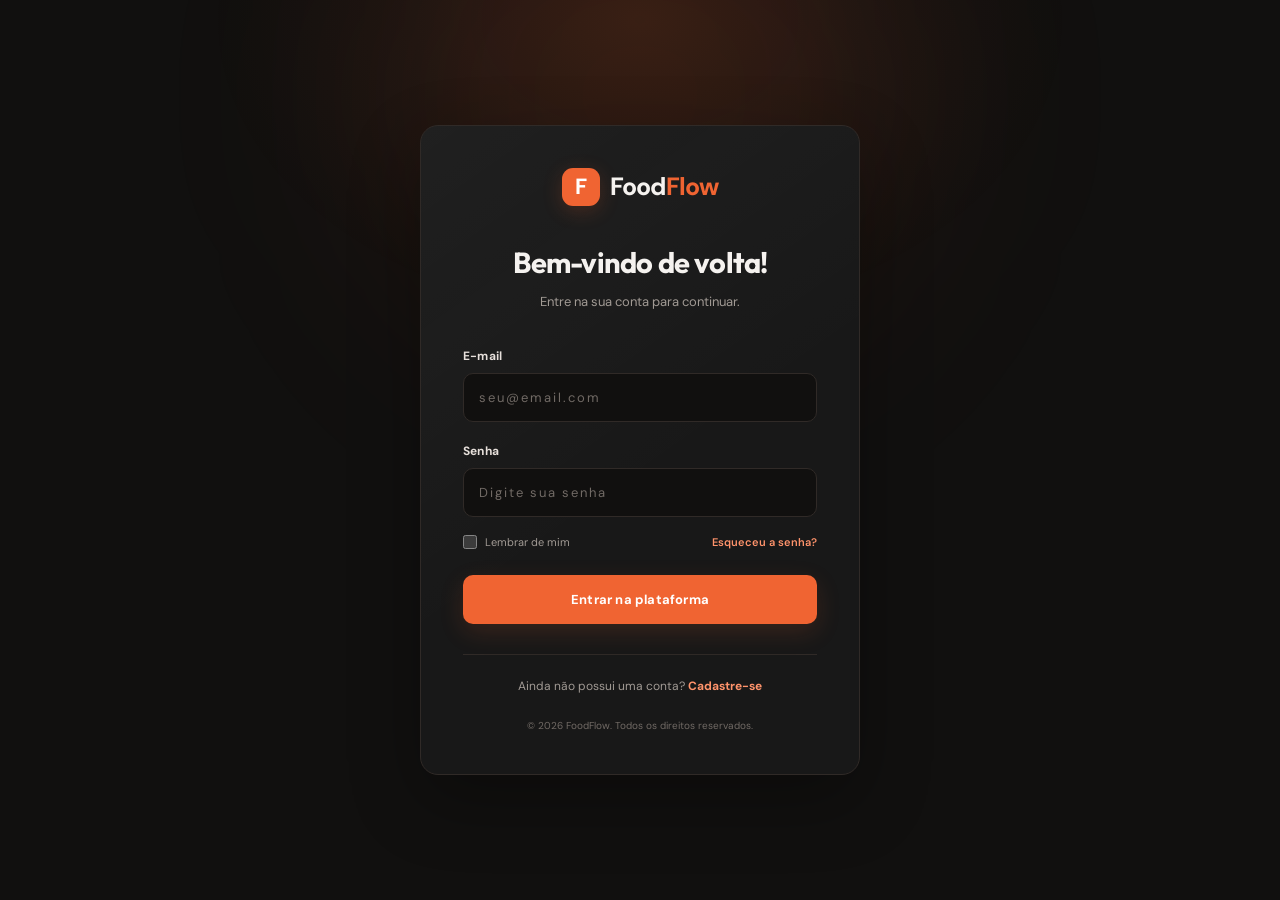
<file: FoodFlow/index.html>
<!doctype html>
<html lang="pt-BR">
  <head>
    <meta charset="UTF-8" />
    <meta name="viewport" content="width=device-width, initial-scale=1.0" />
    <title>FoodFlow | Login</title>

    <link
      rel="shortcut icon"
      href="./src/imgs/fork-knife.svg"
      type="image/x-icon"
    />

    <link rel="stylesheet" href="./src/styles/index.css" />
    <script type="module" src="./src/js/index.js"></script>
  </head>
  <body>
    <main class="login-container">
      <section class="login-card">
        <header class="login-header">
          <a href="#" class="logo">
            <span class="logo-icon">F</span>
            <span>Food<span>Flow</span></span>
          </a>

          <h1 id="login-title">Bem-vindo de volta!</h1>
          <p>Entre na sua conta para continuar.</p>
        </header>

        <form id="login-form">
          <section class="form-group">
            <label for="email">E-mail</label>
            <input
              type="email"
              id="email"
              name="email"
              placeholder="seu@email.com"
              autocomplete="email"
              required
            />
          </section>

          <section class="form-group">
            <label for="password">Senha</label>
            <input
              type="password"
              id="password"
              name="password"
              placeholder="Digite sua senha"
              autocomplete="current-password"
              required
            />
          </section>

          <section class="form-options">
            <label class="remember">
              <input type="checkbox" name="remember" />
              <span>Lembrar de mim</span>
            </label>

            <a href="#" class="forgot-password"> Esqueceu a senha? </a>
          </section>

          <button type="submit" class="login-button">
            Entrar na plataforma
          </button>
        </form>

        <footer class="login-footer">
          <p>
            Ainda não possui uma conta?
            <a href="#">Cadastre-se</a>
          </p>
          <span>© 2026 FoodFlow. Todos os direitos reservados.</span>
        </footer>
      </section>
    </main>
  </body>
</html>
</file>
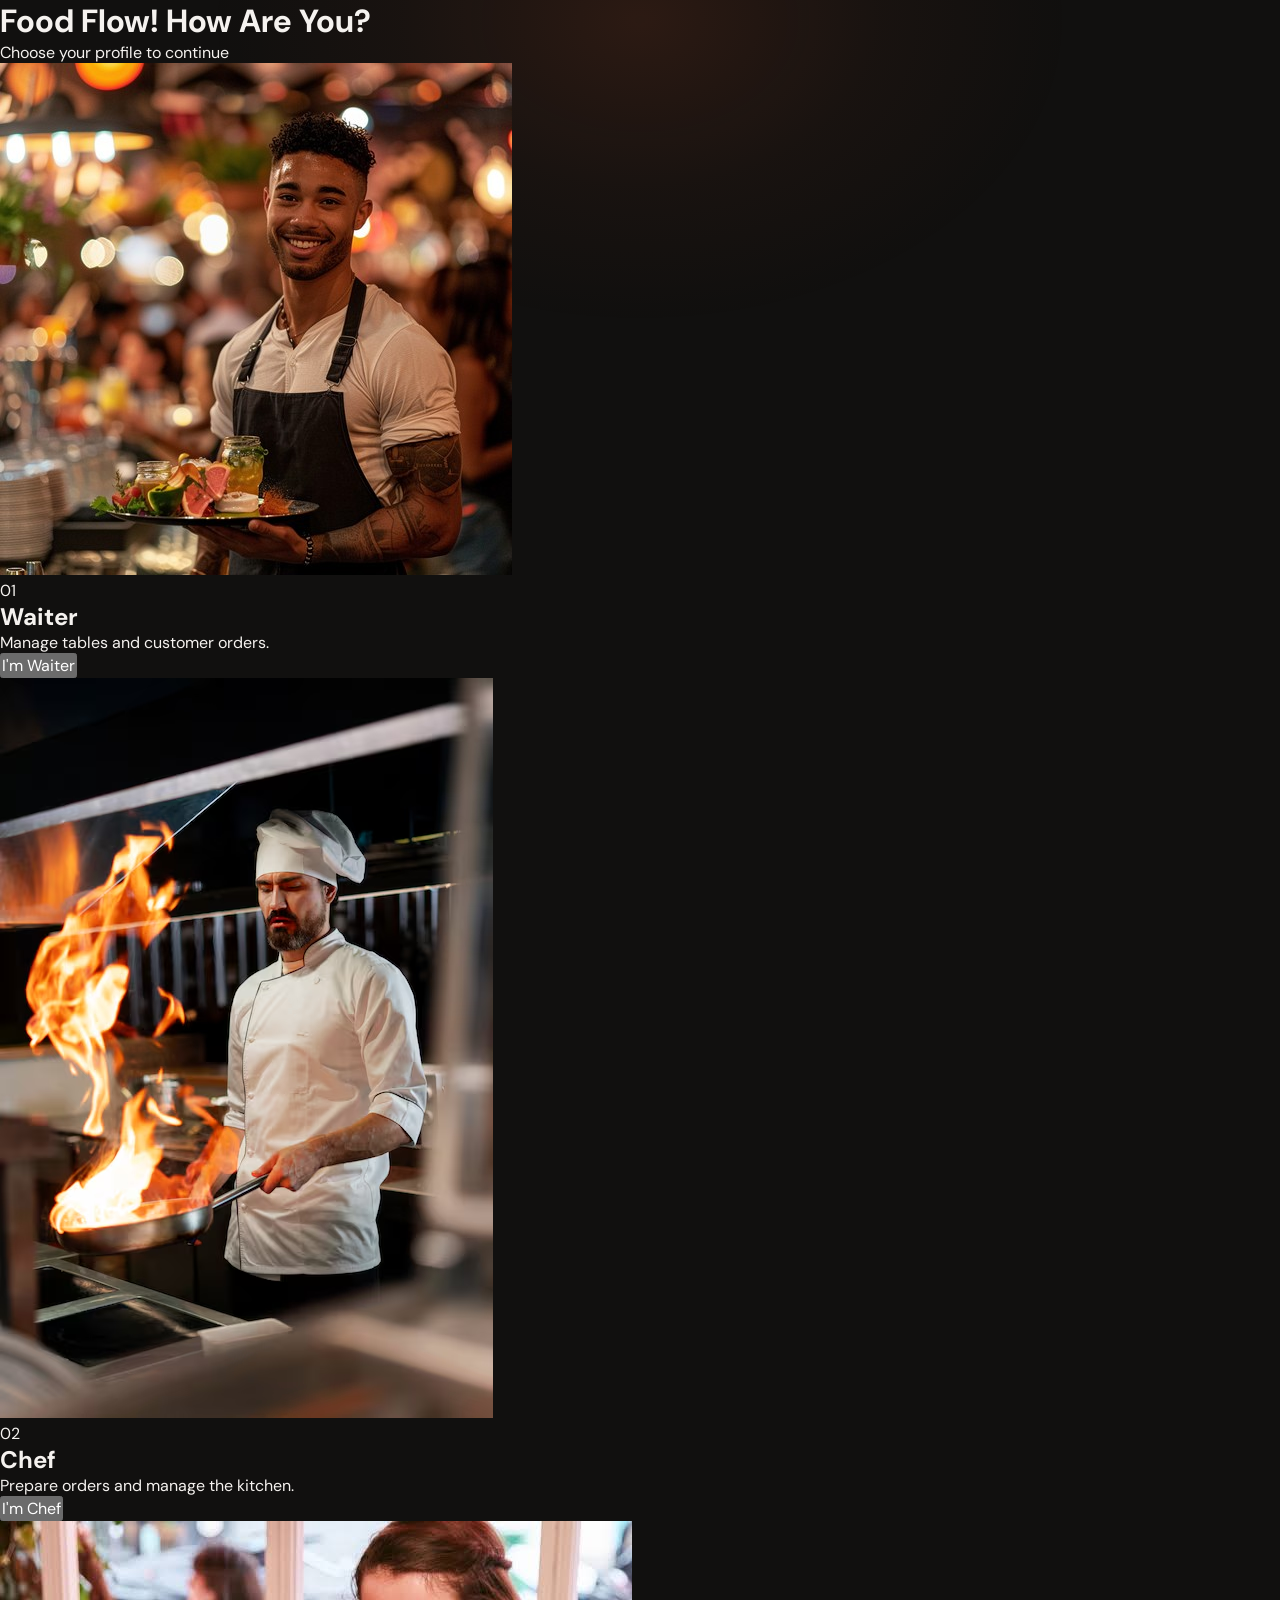
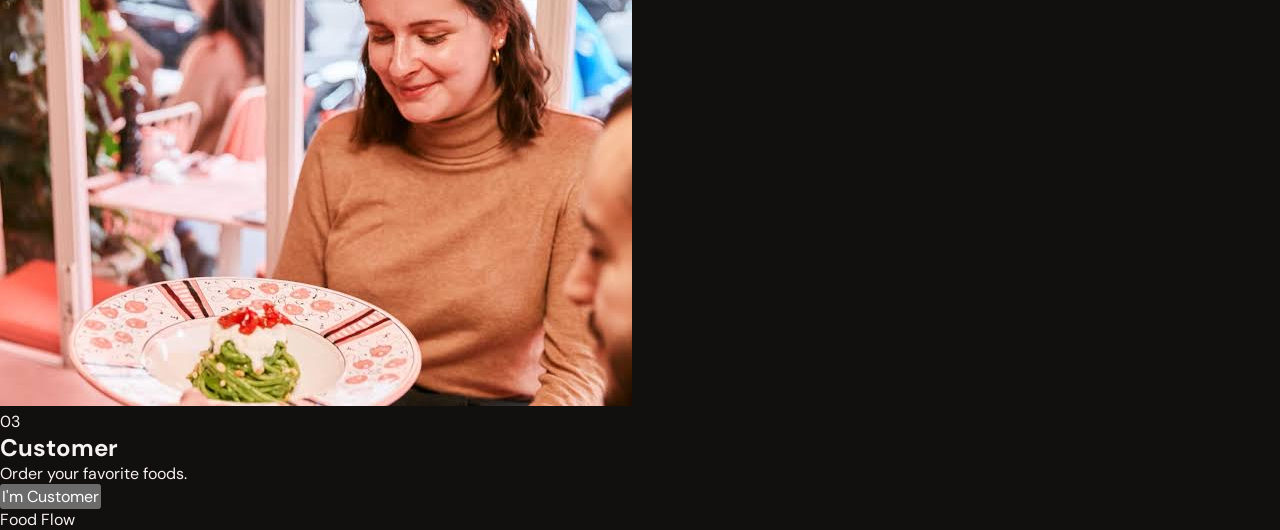
<file: FoodFlow/pages/index.html>
<!doctype html>
<html lang="pt-br">
  <head>
    <meta charset="UTF-8" />
    <meta name="viewport" content="width=device-width, initial-scale=1.0" />
    <title>Food Flow | Selection</title>

    <link
      rel="shortcut icon"
      href="../src/img/fork-knife.svg"
      type="image/x-icon"
    />

    <link rel="stylesheet" href="../src/styles/index.css" />
    <script type="module" src="../src/js/index.js"></script>
  </head>
  <body>
    <main class="container">
      <header class="main-header">
        <h1 class="main-header-title">Food Flow! How Are You?</h1>
        <p class="main-header-text">Choose your profile to continue</p>
      </header>

      <section class="selection" aria-label="Choose you perfil">
        <article class="profile-card">
          <figure class="profile-card-img">
            <img src="../src/img/waiter.jpg" alt="Waiter card" />
          </figure>

          <div class="profile-card-content">
            <span class="profile-card-number"> 01 </span>
            <h2 class="profile-card-title">Waiter</h2>
            <p class="profile-card-description">
              Manage tables and customer orders.
            </p>

            <button
              type="button"
              class="profile-card-button"
              id="waiter-button"
            >
              I'm Waiter
            </button>
          </div>
        </article>

        <article class="profile-card">
          <figure class="profile-card-img">
            <img src="../src/img/chef.jpg" alt="Chef card" />
          </figure>

          <div class="profile-card-content">
            <span class="profile-card-number"> 02 </span>
            <h2 class="profile-card-title">Chef</h2>
            <p class="profile-card-description">
              Prepare orders and manage the kitchen.
            </p>

            <button type="button" class="profile-card-button" id="chef-button">
              I'm Chef
            </button>
          </div>
        </article>

        <article class="profile-card">
          <figure class="profile-card-img">
            <img src="../src/img/customer.jpg" alt="Customer card" />
          </figure>

          <div class="profile-card-content">
            <span class="profile-card-number"> 03 </span>
            <h2 class="profile-card-title">Customer</h2>
            <p class="profile-card-description">Order your favorite foods.</p>

            <button
              type="button"
              class="profile-card-button"
              id="customer-button"
            >
              I'm Customer
            </button>
          </div>
        </article>
      </section>

      <footer class="main-footer">
        <span class="footer-line"></span>
        <p class="footer-text">Food Flow</p>
        <span class="footer-line"></span>
      </footer>
    </main>
  </body>
</html>
</file>
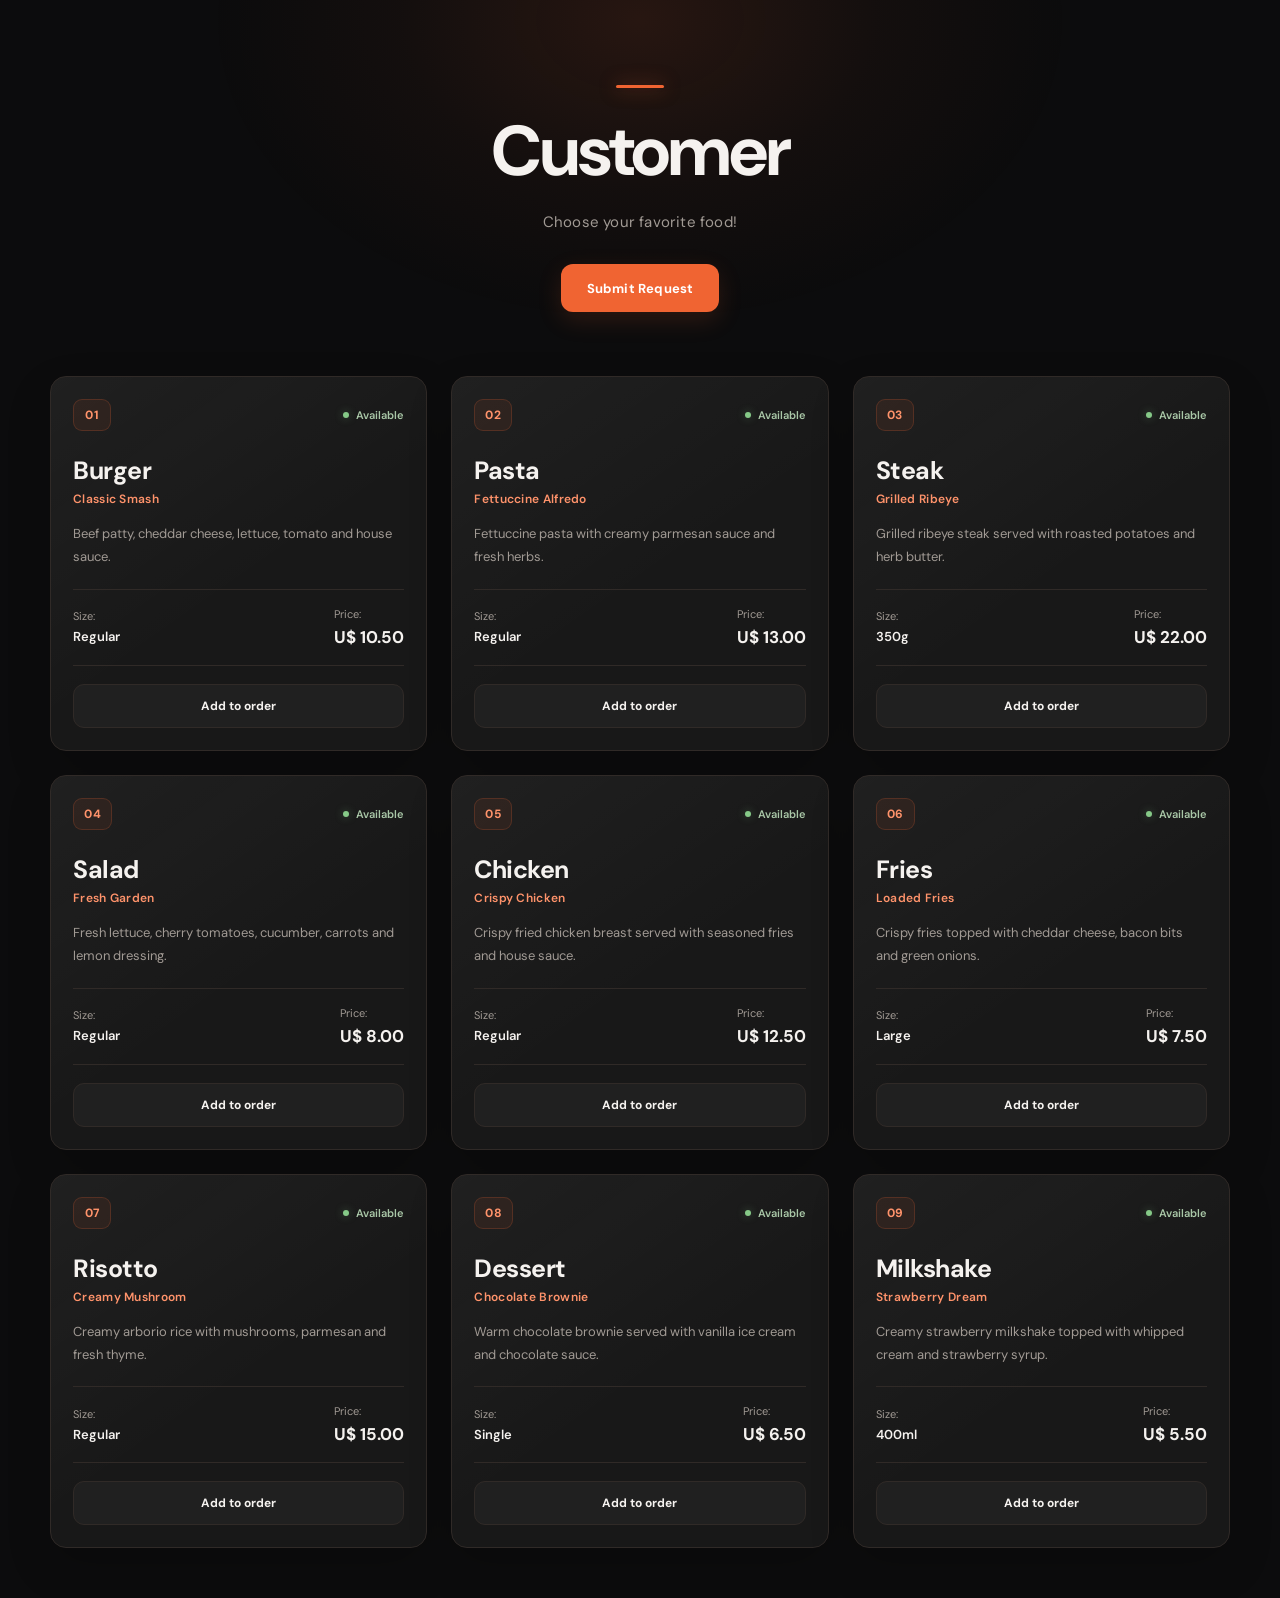
<file: FoodFlow/pages/customer.html>
<!doctype html>
<html lang="pt-br">
  <head>
    <meta charset="UTF-8" />
    <meta name="viewport" content="width=device-width, initial-scale=1.0" />
    <title>Food Flow | Customer</title>

    <link
      rel="shortcut icon"
      href="../src/img/fork-knife.svg"
      type="image/x-icon"
    />

    <link rel="stylesheet" href="../src/styles/customer.css" />
    <script type="module" src="../src/js/customer.js"></script>
  </head>
  <body>
    <main class="container">
      <header class="main-header">
        <h1 class="main-header-title">Customer</h1>
        <p class="main-header-text">Choose your favorite food!</p>

        <button type="button" class="header-button" id="header-button">
          Submit Request
        </button>
      </header>

      <section class="customer" aria-label="Customer page">
        <ol class="options">
          <li class="order-card">
            <article class="item">
              <header class="item-header">
                <span class="item-id">01</span>
                <span class="item-status">Available</span>
              </header>

              <div class="item-info">
                <h3 class="item-name">Burger</h3>
                <p class="item-flavor">Classic Smash</p>
                <p class="item-description">
                  Beef patty, cheddar cheese, lettuce, tomato and house sauce.
                </p>
              </div>

              <div class="recipient">
                <span class="size">
                  Size:&#x20;
                  <strong> Regular </strong>
                </span>

                <span class="price">
                  Price:
                  <strong> U$ 10.50 </strong>
                </span>
              </div>

              <footer class="item-footer">
                <button type="button" class="item-button">Add to order</button>
              </footer>
            </article>
          </li>

          <li class="order-card">
            <article class="item">
              <header class="item-header">
                <span class="item-id">02</span>
                <span class="item-status">Available</span>
              </header>

              <div class="item-info">
                <h3 class="item-name">Pasta</h3>
                <p class="item-flavor">Fettuccine Alfredo</p>
                <p class="item-description">
                  Fettuccine pasta with creamy parmesan sauce and fresh herbs.
                </p>
              </div>

              <div class="recipient">
                <span class="size">
                  Size:&#x20;
                  <strong> Regular </strong>
                </span>

                <span class="price">
                  Price:
                  <strong> U$ 13.00 </strong>
                </span>
              </div>

              <footer class="item-footer">
                <button type="button" class="item-button">Add to order</button>
              </footer>
            </article>
          </li>

          <li class="order-card">
            <article class="item">
              <header class="item-header">
                <span class="item-id">03</span>
                <span class="item-status">Available</span>
              </header>

              <div class="item-info">
                <h3 class="item-name">Steak</h3>
                <p class="item-flavor">Grilled Ribeye</p>
                <p class="item-description">
                  Grilled ribeye steak served with roasted potatoes and herb
                  butter.
                </p>
              </div>

              <div class="recipient">
                <span class="size">
                  Size:&#x20;
                  <strong> 350g </strong>
                </span>

                <span class="price">
                  Price:
                  <strong> U$ 22.00 </strong>
                </span>
              </div>

              <footer class="item-footer">
                <button type="button" class="item-button">Add to order</button>
              </footer>
            </article>
          </li>

          <li class="order-card">
            <article class="item">
              <header class="item-header">
                <span class="item-id">04</span>
                <span class="item-status">Available</span>
              </header>

              <div class="item-info">
                <h3 class="item-name">Salad</h3>
                <p class="item-flavor">Fresh Garden</p>
                <p class="item-description">
                  Fresh lettuce, cherry tomatoes, cucumber, carrots and lemon
                  dressing.
                </p>
              </div>

              <div class="recipient">
                <span class="size">
                  Size:&#x20;
                  <strong> Regular </strong>
                </span>

                <span class="price">
                  Price:
                  <strong> U$ 8.00 </strong>
                </span>
              </div>

              <footer class="item-footer">
                <button type="button" class="item-button">Add to order</button>
              </footer>
            </article>
          </li>

          <li class="order-card">
            <article class="item">
              <header class="item-header">
                <span class="item-id">05</span>
                <span class="item-status">Available</span>
              </header>

              <div class="item-info">
                <h3 class="item-name">Chicken</h3>
                <p class="item-flavor">Crispy Chicken</p>
                <p class="item-description">
                  Crispy fried chicken breast served with seasoned fries and
                  house sauce.
                </p>
              </div>

              <div class="recipient">
                <span class="size">
                  Size:&#x20;
                  <strong> Regular </strong>
                </span>

                <span class="price">
                  Price:
                  <strong> U$ 12.50 </strong>
                </span>
              </div>

              <footer class="item-footer">
                <button type="button" class="item-button">Add to order</button>
              </footer>
            </article>
          </li>

          <li class="order-card">
            <article class="item">
              <header class="item-header">
                <span class="item-id">06</span>
                <span class="item-status">Available</span>
              </header>

              <div class="item-info">
                <h3 class="item-name">Fries</h3>
                <p class="item-flavor">Loaded Fries</p>
                <p class="item-description">
                  Crispy fries topped with cheddar cheese, bacon bits and green
                  onions.
                </p>
              </div>

              <div class="recipient">
                <span class="size">
                  Size:&#x20;
                  <strong> Large </strong>
                </span>

                <span class="price">
                  Price:
                  <strong> U$ 7.50 </strong>
                </span>
              </div>

              <footer class="item-footer">
                <button type="button" class="item-button">Add to order</button>
              </footer>
            </article>
          </li>

          <li class="order-card">
            <article class="item">
              <header class="item-header">
                <span class="item-id">07</span>
                <span class="item-status">Available</span>
              </header>

              <div class="item-info">
                <h3 class="item-name">Risotto</h3>
                <p class="item-flavor">Creamy Mushroom</p>
                <p class="item-description">
                  Creamy arborio rice with mushrooms, parmesan and fresh thyme.
                </p>
              </div>

              <div class="recipient">
                <span class="size">
                  Size:&#x20;
                  <strong> Regular </strong>
                </span>

                <span class="price">
                  Price:
                  <strong> U$ 15.00 </strong>
                </span>
              </div>

              <footer class="item-footer">
                <button type="button" class="item-button">Add to order</button>
              </footer>
            </article>
          </li>

          <li class="order-card">
            <article class="item">
              <header class="item-header">
                <span class="item-id">08</span>
                <span class="item-status">Available</span>
              </header>

              <div class="item-info">
                <h3 class="item-name">Dessert</h3>
                <p class="item-flavor">Chocolate Brownie</p>
                <p class="item-description">
                  Warm chocolate brownie served with vanilla ice cream and
                  chocolate sauce.
                </p>
              </div>

              <div class="recipient">
                <span class="size">
                  Size:&#x20;
                  <strong> Single </strong>
                </span>

                <span class="price">
                  Price:
                  <strong> U$ 6.50 </strong>
                </span>
              </div>

              <footer class="item-footer">
                <button type="button" class="item-button">Add to order</button>
              </footer>
            </article>
          </li>

          <li class="order-card">
            <article class="item">
              <header class="item-header">
                <span class="item-id">09</span>
                <span class="item-status">Available</span>
              </header>
              <div class="item-info">
                <h3 class="item-name">Milkshake</h3>
                <p class="item-flavor">Strawberry Dream</p>
                <p class="item-description">
                  Creamy strawberry milkshake topped with whipped cream and
                  strawberry syrup.
                </p>
              </div>

              <div class="recipient">
                <span class="size">
                  Size:&#x20;
                  <strong> 400ml </strong>
                </span>

                <span class="price">
                  Price:
                  <strong> U$ 5.50 </strong>
                </span>
              </div>

              <footer class="item-footer">
                <button type="button" class="item-button">Add to order</button>
              </footer>
            </article>
          </li>
        </ol>
      </section>
    </main>
  </body>
</html>
</file>
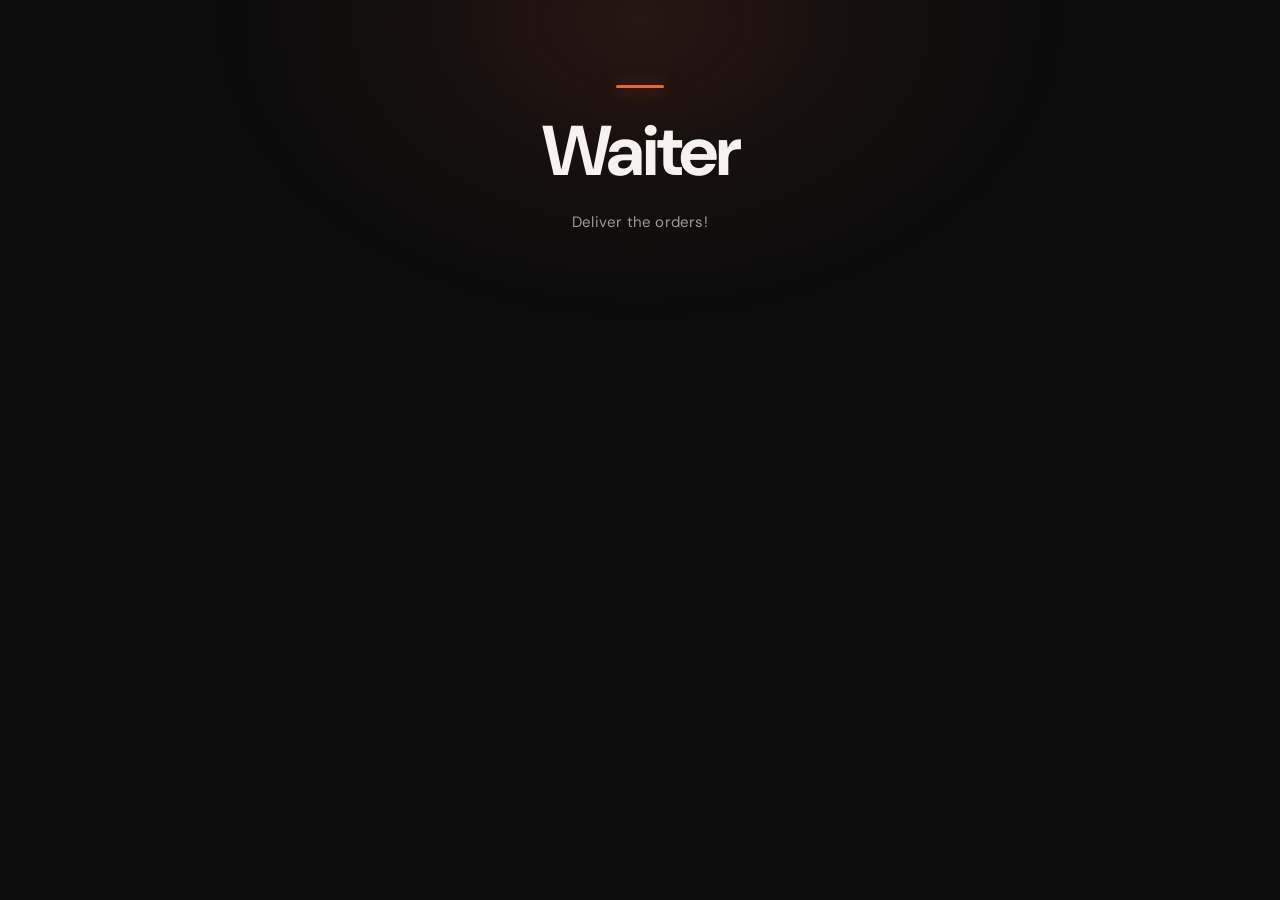
<file: FoodFlow/pages/waiter.html>
<!doctype html>
<html lang="pt-br">
  <head>
    <meta charset="UTF-8" />
    <meta name="viewport" content="width=device-width, initial-scale=1.0" />
    <title>Food Flow | Waiter</title>

    <link
      rel="shortcut icon"
      href="../src/img/fork-knife.svg"
      type="image/x-icon"
    />

    <link rel="stylesheet" href="../src/styles/waiter.css" />
    <script type="module" src="../src/js/waiter.js"></script>
  </head>
  <body>
    <main class="container">
      <header class="main-header">
        <h1 class="main-header-title">Waiter</h1>
        <p class="main-header-text">Deliver the orders!</p>
      </header>

      <section class="Waiter" aria-label="Waiter page">
        <ol class="order-list">
        </ol>
      </section>
    </main>
  </body>
</html>
</file>
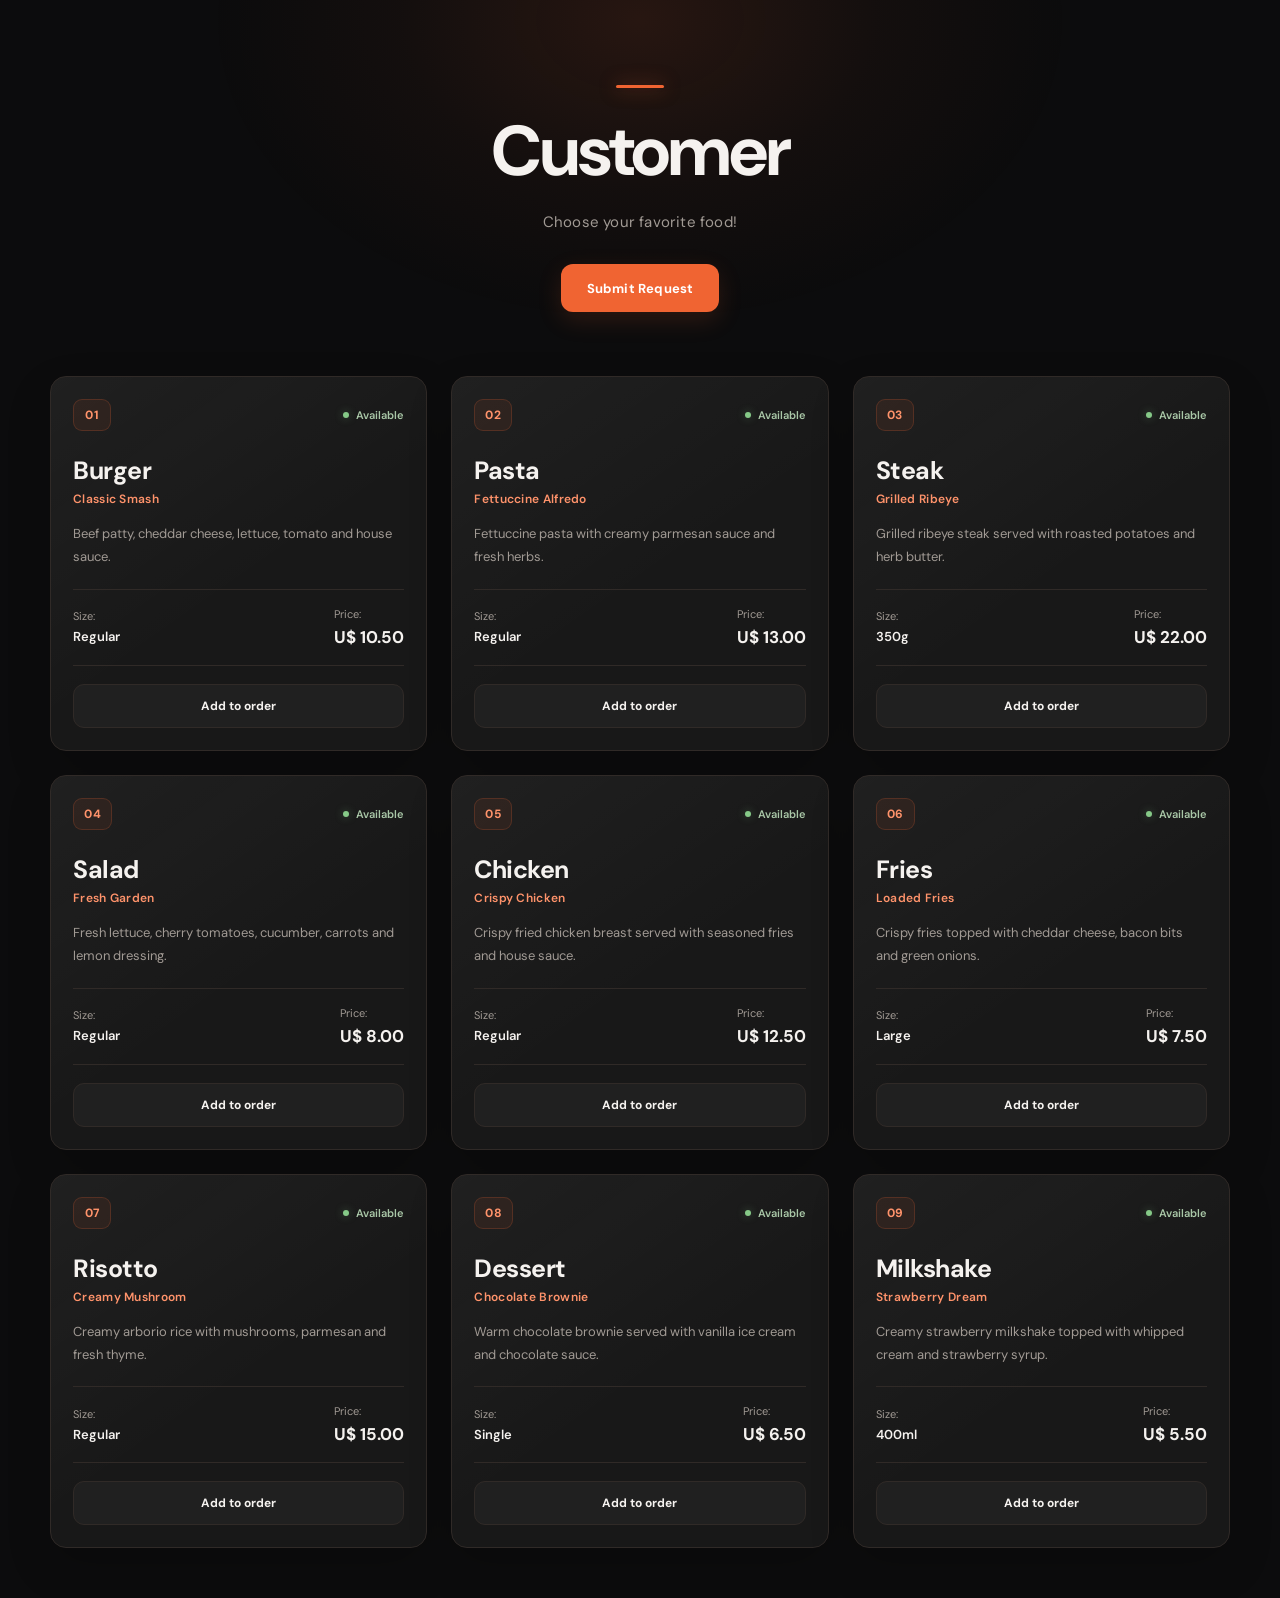
<file: FoodFlow/src/pages/customer.html>
<!doctype html>
<html lang="pt-br">
  <head>
    <meta charset="UTF-8" />
    <meta name="viewport" content="width=device-width, initial-scale=1.0" />
    <title>FoodFlow | Customer</title>

    <link
      rel="shortcut icon"
      href="../imgs/fork-knife.svg"
      type="image/x-icon"
    />

    <link rel="stylesheet" href="../styles/customer.css" />
    <script type="module" src="../js/customer.js"></script>
  </head>
  <body>
    <main class="container">
      <header class="main-header">
        <h1 class="main-header-title">Customer</h1>
        <p class="main-header-text">Choose your favorite food!</p>

        <button type="button" class="header-button" id="header-button">
          Submit Request
        </button>
      </header>

      <section class="customer" aria-label="Customer page">
        <ol class="options">
          <li class="order-card">
            <article class="item">
              <header class="item-header">
                <span class="item-id">01</span>
                <span class="item-status">Available</span>
              </header>

              <div class="item-info">
                <h3 class="item-name">Burger</h3>
                <p class="item-flavor">Classic Smash</p>
                <p class="item-description">
                  Beef patty, cheddar cheese, lettuce, tomato and house sauce.
                </p>
              </div>

              <div class="recipient">
                <span class="size">
                  Size:&#x20;
                  <strong> Regular </strong>
                </span>

                <span class="price">
                  Price:
                  <strong> U$ 10.50 </strong>
                </span>
              </div>

              <footer class="item-footer">
                <button type="button" class="item-button">Add to order</button>
              </footer>
            </article>
          </li>

          <li class="order-card">
            <article class="item">
              <header class="item-header">
                <span class="item-id">02</span>
                <span class="item-status">Available</span>
              </header>

              <div class="item-info">
                <h3 class="item-name">Pasta</h3>
                <p class="item-flavor">Fettuccine Alfredo</p>
                <p class="item-description">
                  Fettuccine pasta with creamy parmesan sauce and fresh herbs.
                </p>
              </div>

              <div class="recipient">
                <span class="size">
                  Size:&#x20;
                  <strong> Regular </strong>
                </span>

                <span class="price">
                  Price:
                  <strong> U$ 13.00 </strong>
                </span>
              </div>

              <footer class="item-footer">
                <button type="button" class="item-button">Add to order</button>
              </footer>
            </article>
          </li>

          <li class="order-card">
            <article class="item">
              <header class="item-header">
                <span class="item-id">03</span>
                <span class="item-status">Available</span>
              </header>

              <div class="item-info">
                <h3 class="item-name">Steak</h3>
                <p class="item-flavor">Grilled Ribeye</p>
                <p class="item-description">
                  Grilled ribeye steak served with roasted potatoes and herb
                  butter.
                </p>
              </div>

              <div class="recipient">
                <span class="size">
                  Size:&#x20;
                  <strong> 350g </strong>
                </span>

                <span class="price">
                  Price:
                  <strong> U$ 22.00 </strong>
                </span>
              </div>

              <footer class="item-footer">
                <button type="button" class="item-button">Add to order</button>
              </footer>
            </article>
          </li>

          <li class="order-card">
            <article class="item">
              <header class="item-header">
                <span class="item-id">04</span>
                <span class="item-status">Available</span>
              </header>

              <div class="item-info">
                <h3 class="item-name">Salad</h3>
                <p class="item-flavor">Fresh Garden</p>
                <p class="item-description">
                  Fresh lettuce, cherry tomatoes, cucumber, carrots and lemon
                  dressing.
                </p>
              </div>

              <div class="recipient">
                <span class="size">
                  Size:&#x20;
                  <strong> Regular </strong>
                </span>

                <span class="price">
                  Price:
                  <strong> U$ 8.00 </strong>
                </span>
              </div>

              <footer class="item-footer">
                <button type="button" class="item-button">Add to order</button>
              </footer>
            </article>
          </li>

          <li class="order-card">
            <article class="item">
              <header class="item-header">
                <span class="item-id">05</span>
                <span class="item-status">Available</span>
              </header>

              <div class="item-info">
                <h3 class="item-name">Chicken</h3>
                <p class="item-flavor">Crispy Chicken</p>
                <p class="item-description">
                  Crispy fried chicken breast served with seasoned fries and
                  house sauce.
                </p>
              </div>

              <div class="recipient">
                <span class="size">
                  Size:&#x20;
                  <strong> Regular </strong>
                </span>

                <span class="price">
                  Price:
                  <strong> U$ 12.50 </strong>
                </span>
              </div>

              <footer class="item-footer">
                <button type="button" class="item-button">Add to order</button>
              </footer>
            </article>
          </li>

          <li class="order-card">
            <article class="item">
              <header class="item-header">
                <span class="item-id">06</span>
                <span class="item-status">Available</span>
              </header>

              <div class="item-info">
                <h3 class="item-name">Fries</h3>
                <p class="item-flavor">Loaded Fries</p>
                <p class="item-description">
                  Crispy fries topped with cheddar cheese, bacon bits and green
                  onions.
                </p>
              </div>

              <div class="recipient">
                <span class="size">
                  Size:&#x20;
                  <strong> Large </strong>
                </span>

                <span class="price">
                  Price:
                  <strong> U$ 7.50 </strong>
                </span>
              </div>

              <footer class="item-footer">
                <button type="button" class="item-button">Add to order</button>
              </footer>
            </article>
          </li>

          <li class="order-card">
            <article class="item">
              <header class="item-header">
                <span class="item-id">07</span>
                <span class="item-status">Available</span>
              </header>

              <div class="item-info">
                <h3 class="item-name">Risotto</h3>
                <p class="item-flavor">Creamy Mushroom</p>
                <p class="item-description">
                  Creamy arborio rice with mushrooms, parmesan and fresh thyme.
                </p>
              </div>

              <div class="recipient">
                <span class="size">
                  Size:&#x20;
                  <strong> Regular </strong>
                </span>

                <span class="price">
                  Price:
                  <strong> U$ 15.00 </strong>
                </span>
              </div>

              <footer class="item-footer">
                <button type="button" class="item-button">Add to order</button>
              </footer>
            </article>
          </li>

          <li class="order-card">
            <article class="item">
              <header class="item-header">
                <span class="item-id">08</span>
                <span class="item-status">Available</span>
              </header>

              <div class="item-info">
                <h3 class="item-name">Dessert</h3>
                <p class="item-flavor">Chocolate Brownie</p>
                <p class="item-description">
                  Warm chocolate brownie served with vanilla ice cream and
                  chocolate sauce.
                </p>
              </div>

              <div class="recipient">
                <span class="size">
                  Size:&#x20;
                  <strong> Single </strong>
                </span>

                <span class="price">
                  Price:
                  <strong> U$ 6.50 </strong>
                </span>
              </div>

              <footer class="item-footer">
                <button type="button" class="item-button">Add to order</button>
              </footer>
            </article>
          </li>

          <li class="order-card">
            <article class="item">
              <header class="item-header">
                <span class="item-id">09</span>
                <span class="item-status">Available</span>
              </header>
              <div class="item-info">
                <h3 class="item-name">Milkshake</h3>
                <p class="item-flavor">Strawberry Dream</p>
                <p class="item-description">
                  Creamy strawberry milkshake topped with whipped cream and
                  strawberry syrup.
                </p>
              </div>

              <div class="recipient">
                <span class="size">
                  Size:&#x20;
                  <strong> 400ml </strong>
                </span>

                <span class="price">
                  Price:
                  <strong> U$ 5.50 </strong>
                </span>
              </div>

              <footer class="item-footer">
                <button type="button" class="item-button">Add to order</button>
              </footer>
            </article>
          </li>
        </ol>
      </section>
    </main>
  </body>
</html>
</file>
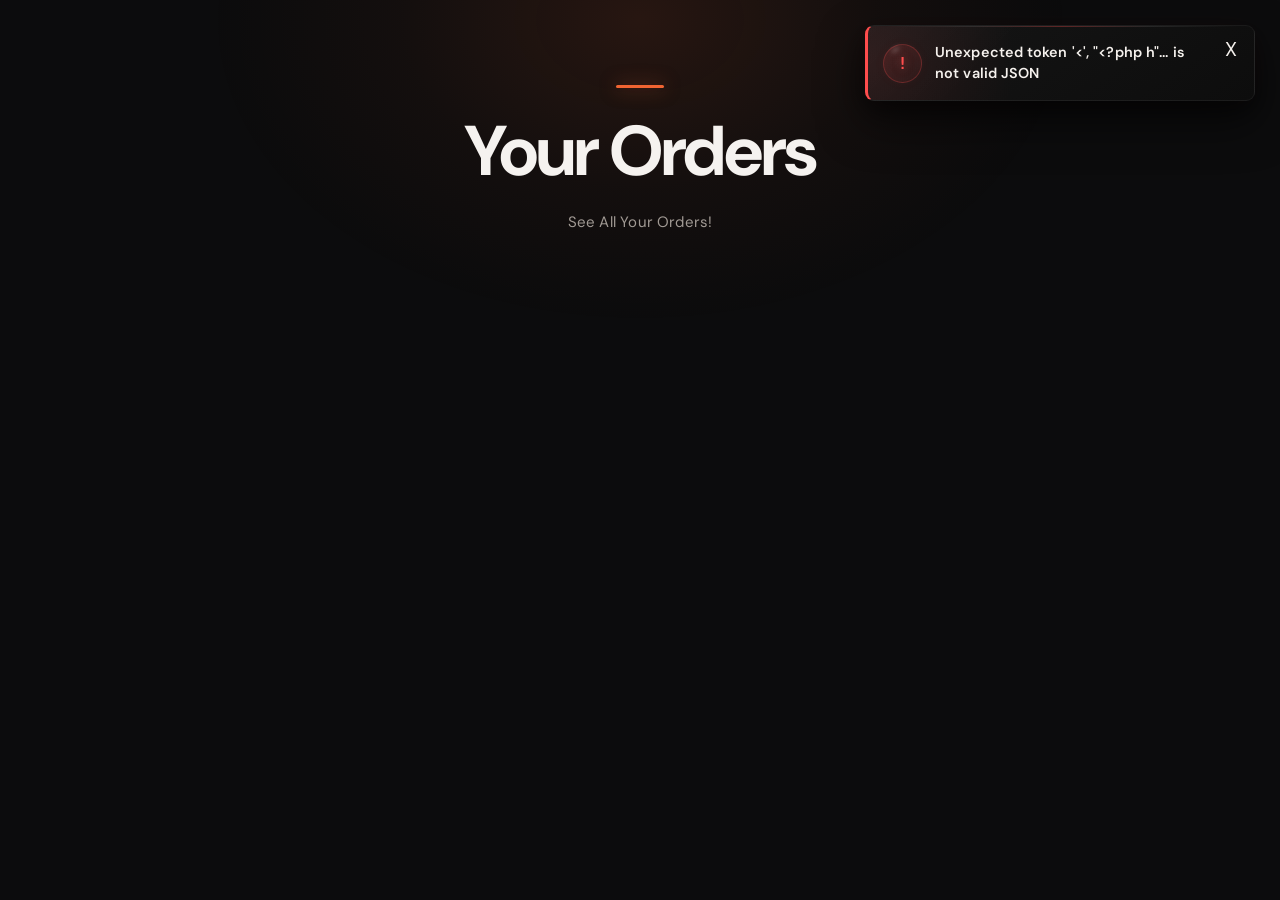
<file: FoodFlow/src/pages/orders.html>
<!doctype html>
<html lang="pt-br">
  <head>
    <meta charset="UTF-8" />
    <meta name="viewport" content="width=device-width, initial-scale=1.0" />
    <title>FoodFlow | Orders</title>

    <link
      rel="shortcut icon"
      href="../imgs/fork-knife.svg"
      type="image/x-icon"
    />

    <link rel="stylesheet" href="../styles/orders.css" />
    <script type="module" src="../js/orders.js"></script>
  </head>
  <body>
    <main class="container">
      <header class="main-header">
        <h1 class="main-header-title">Your Orders</h1>
        <p class="main-header-text">See All Your Orders!</p>
      </header>

      <section class="Orders" aria-label="Orders page">
        <ol class="order-list" id="order-list"></ol>
      </section>
    </main>
  </body>
</html>
</file>
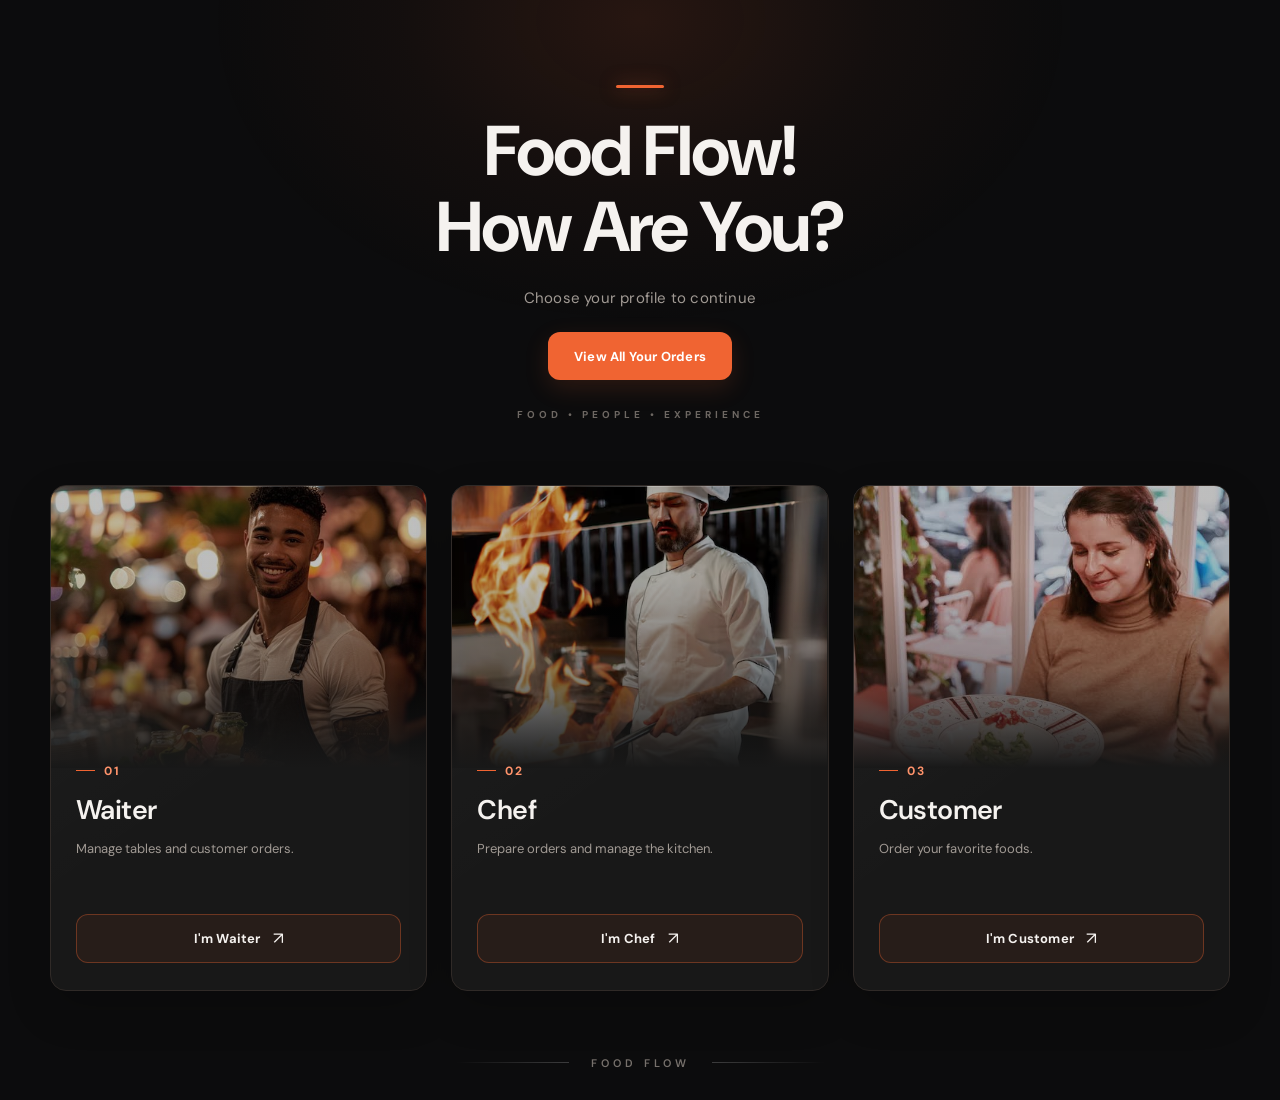
<file: FoodFlow/src/pages/selection.html>
<!doctype html>
<html lang="pt-br">
  <head>
    <meta charset="UTF-8" />
    <meta name="viewport" content="width=device-width, initial-scale=1.0" />
    <title>FoodFlow | Selection</title>

    <link
      rel="shortcut icon"
      href="../imgs/fork-knife.svg"
      type="image/x-icon"
    />

    <link rel="stylesheet" href="../styles/selection.css" />
  </head>
  <body>
    <main class="selection-container">
      <header class="main-header">
        <h1 class="main-header-title">Food Flow! How Are You?</h1>
        <p class="main-header-text">Choose your profile to continue</p>
        <a href="./orders.html" class="header-button">View All Your Orders</a>
      </header>

      <section class="selection" aria-label="Choose you perfil">
        <article class="profile-card">
          <figure class="profile-card-img">
            <img src="../imgs/waiter.jpg" alt="Waiter card" />
          </figure>

          <div class="profile-card-content">
            <span class="profile-card-number"> 01 </span>
            <h2 class="profile-card-title">Waiter</h2>
            <p class="profile-card-description">
              Manage tables and customer orders.
            </p>

            <a href="./waiter.html" class="redirect">
              <button type="button" class="profile-card-button">
                I'm Waiter
              </button>
            </a>
          </div>
        </article>

        <article class="profile-card">
          <figure class="profile-card-img">
            <img src="../imgs/chef.jpg" alt="Chef card" />
          </figure>

          <div class="profile-card-content">
            <span class="profile-card-number"> 02 </span>
            <h2 class="profile-card-title">Chef</h2>
            <p class="profile-card-description">
              Prepare orders and manage the kitchen.
            </p>

            <a href="./chef.html" class="redirect">
              <button type="button" class="profile-card-button">
                I'm Chef
              </button>
            </a>
          </div>
        </article>

        <article class="profile-card">
          <figure class="profile-card-img">
            <img src="../imgs/customer.jpg" alt="Customer card" />
          </figure>

          <div class="profile-card-content">
            <span class="profile-card-number"> 03 </span>
            <h2 class="profile-card-title">Customer</h2>
            <p class="profile-card-description">Order your favorite foods.</p>

            <a href="./customer.html" class="redirect">
              <button type="button" class="profile-card-button">
                I'm Customer
              </button>
            </a>
          </div>
        </article>
      </section>

      <footer class="main-footer">
        <span class="footer-line"></span>
        <p class="footer-text">Food Flow</p>
        <span class="footer-line"></span>
      </footer>
    </main>
  </body>
</html>
</file>
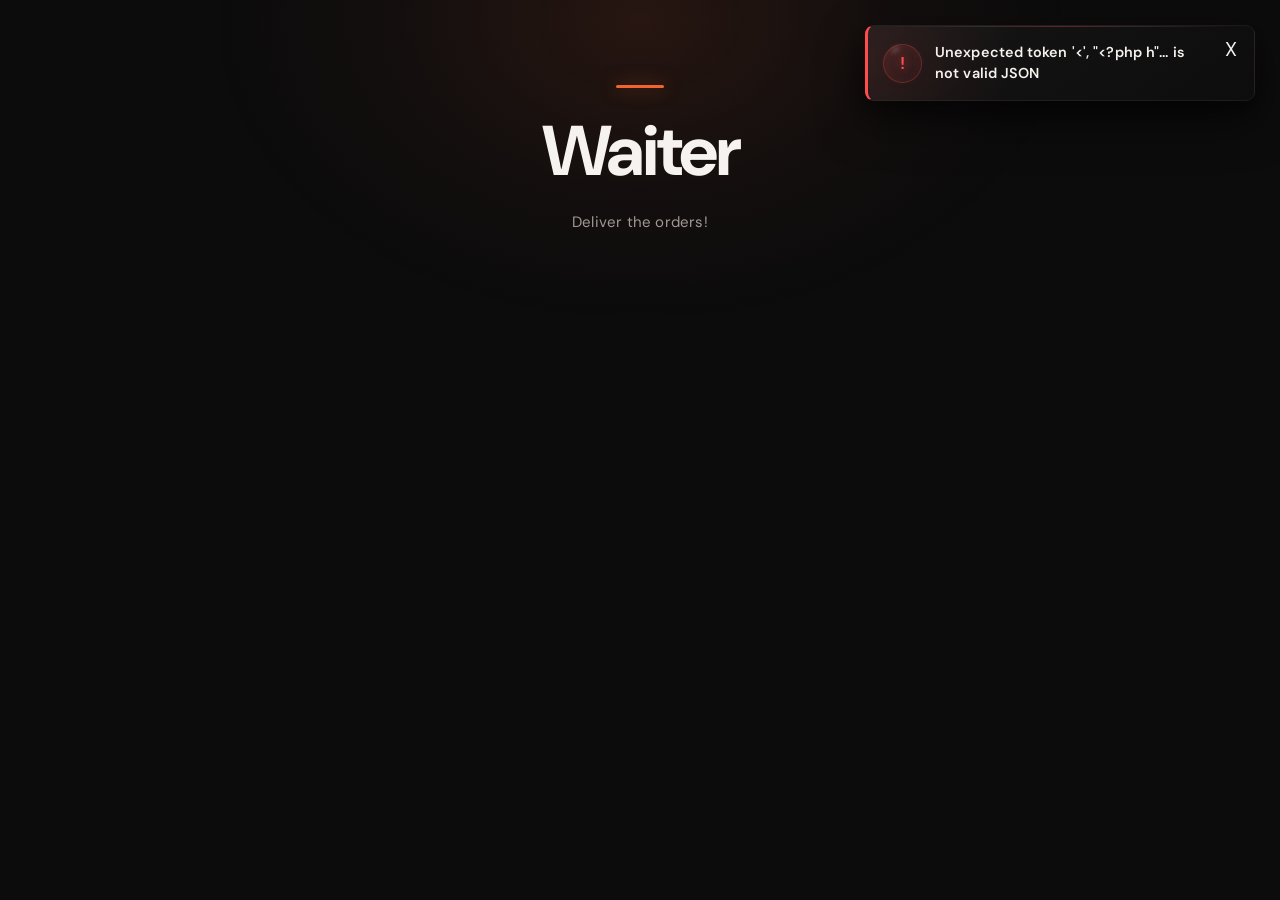
<file: FoodFlow/src/pages/waiter.html>
<!doctype html>
<html lang="pt-br">
  <head>
    <meta charset="UTF-8" />
    <meta name="viewport" content="width=device-width, initial-scale=1.0" />
    <title>FoodFlow | Waiter</title>

    <link
      rel="shortcut icon"
      href="../imgs/fork-knife.svg"
      type="image/x-icon"
    />

    <link rel="stylesheet" href="../styles/waiter.css" />
    <script type="module" src="../js/waiter.js"></script>
  </head>
  <body>
    <main class="container">
      <header class="main-header">
        <h1 class="main-header-title">Waiter</h1>
        <p class="main-header-text">Deliver the orders!</p>
      </header>

      <section class="Waiter" aria-label="Waiter page">
        <ol class="order-list" id="order-list"></ol>
      </section>
    </main>
  </body>
</html>
</file>
<file: FoodFlow/src/styles/index.css>
@import url("https://fonts.googleapis.com/css2?family=DM+Sans:wght@400;500;600;700;800&family=Outfit:wght@400;500;600;700;800&display=swap");
@import "./global.css";

body {
  background: #11100f;
  color: #f5f2ef;
}

button,
input {
  font: inherit;
}

button,
a {
  -webkit-tap-highlight-color: transparent;
}

a {
  color: inherit;
  text-decoration: none;
}

button:focus-visible,
input:focus-visible,
a:focus-visible {
  outline: 2px solid #ff936b;
  outline-offset: 4px;
}

.login-container {
  position: relative;
  display: flex;
  align-items: center;
  justify-content: center;
  min-height: 100vh;
  overflow: hidden;
  padding: 40px 20px;
  isolation: isolate;
}

.login-container::before {
  content: "";
  position: absolute;
  z-index: -1;
  top: -180px;
  left: 50%;
  width: 550px;
  height: 550px;
  border-radius: 50%;
  background: rgba(240, 100, 50, 0.07);
  filter: blur(110px);
  transform: translateX(-50%);
}

.login-card {
  position: relative;
  width: 100%;
  max-width: 440px;
  padding: 42px;
  border: 1px solid #302a27;
  border-radius: 18px;
  background:
    linear-gradient(145deg, rgba(255, 255, 255, 0.035), transparent 55%),
    #181818;
  box-shadow: 0 25px 70px rgba(0, 0, 0, 0.3);
  animation: fade-up 0.7s ease both;
}

.login-header {
  margin-bottom: 35px;
  text-align: center;
}

.logo {
  display: inline-flex;
  align-items: center;
  justify-content: center;
  gap: 10px;
  margin-bottom: 38px;
  font-size: 25px;
  font-weight: 800;
  letter-spacing: -0.8px;
}

.logo > span:last-child > span {
  color: #f06432;
}

.logo-icon {
  display: flex;
  align-items: center;
  justify-content: center;
  width: 38px;
  height: 38px;
  border-radius: 11px;
  background: #f06432;
  color: #fff;
  font-size: 22px;
  box-shadow: 0 5px 20px rgba(240, 100, 50, 0.2);
}

.login-header h1 {
  margin-bottom: 10px;
  font-family: "Outfit", sans-serif;
  color: #f5f2ef;
  font-size: 29px;
  font-weight: 700;
  letter-spacing: -0.8px;
}

.login-header p {
  color: #a19a94;
  font-size: 13px;
  line-height: 1.7;
}

#login-form {
  display: flex;
  flex-direction: column;
  gap: 21px;
}

.form-group {
  display: flex;
  flex-direction: column;
  gap: 9px;
}

.form-group label {
  color: #e7e0db;
  font-size: 12px;
  font-weight: 700;
  letter-spacing: 0.2px;
}

.form-group input {
  width: 100%;
  height: 49px;
  padding: 0 15px;
  border: 1px solid #302a27;
  border-radius: 10px;
  background: #11100f;
  color: #f5f2ef;
  font-size: 13px;
  transition:
    border-color 0.3s ease,
    box-shadow 0.3s ease,
    background 0.3s ease;
  letter-spacing: 2px;
}

.form-group input::placeholder {
  color: #716a65;
  letter-spacing: 2px;
}

.form-group input:hover {
  border-color: #55433b;
}

.form-group input:focus {
  border-color: #f06432;
  background: #151311;
  box-shadow: 0 0 0 3px rgba(240, 100, 50, 0.09);
  outline: none;
}

.form-options {
  display: flex;
  align-items: center;
  justify-content: space-between;
  flex-wrap: wrap;
  gap: 12px;
  margin-top: -3px;
}

.remember {
  display: inline-flex;
  align-items: center;
  gap: 8px;
  color: #a19a94;
  font-size: 11px;
  cursor: pointer;
}

.remember input {
  width: 14px;
  height: 14px;
  accent-color: #f06432;
  cursor: pointer;
}

.forgot-password {
  color: #ff936b;
  font-size: 11px;
  font-weight: 600;
  transition: color 0.3s ease;
}

.forgot-password:hover {
  color: #ffb092;
}

.login-button {
  display: flex;
  align-items: center;
  justify-content: center;
  width: 100%;
  min-height: 49px;
  margin-top: 5px;
  border: 1px solid transparent;
  border-radius: 10px;
  background: #f06432;
  color: #fff;
  font-size: 13px;
  font-weight: 700;
  letter-spacing: 0.2px;
  box-shadow: 0 8px 25px rgba(240, 100, 50, 0.15);
  transition:
    background 0.3s ease,
    transform 0.3s ease,
    box-shadow 0.3s ease;
  cursor: pointer;
}

.login-button:hover {
  transform: translateY(-3px);
  background: #ff936b;
  box-shadow: 0 12px 30px rgba(240, 100, 50, 0.25);
}

.login-button:active {
  transform: translateY(-1px) scale(0.98);
}

.login-footer {
  display: flex;
  flex-direction: column;
  align-items: center;
  gap: 25px;
  margin-top: 30px;
  padding-top: 23px;
  border-top: 1px solid #302a27;
  text-align: center;
}

.login-footer p {
  color: #a19a94;
  font-size: 12px;
}

.login-footer a {
  color: #ff936b;
  font-weight: 700;
  transition: color 0.3s ease;
}

.login-footer a:hover {
  color: #ffb092;
}

.login-footer > span {
  color: #716a65;
  font-size: 10px;
}

@keyframes fade-up {
  from {
    opacity: 0;
    transform: translateY(18px);
  }

  to {
    opacity: 1;
    transform: translateY(0);
  }
}
</file>
<file: FoodFlow/src/styles/customer.css>
@import url('https://fonts.googleapis.com/css2?family=DM+Sans:wght@400;500;600;700;800&family=Outfit:wght@400;500;600;700;800&display=swap');
@import "./global.css";

button {
  font: inherit;
  cursor: pointer;
}

button:focus-visible {
  outline: 2px solid #ff936b;
  outline-offset: 5px;
}

.container {
  position: relative;
  isolation: isolate;
  width: min(1180px, calc(100% - 64px));
  min-height: 100vh;
  margin: 0 auto;
  padding: 85px 0 50px;
}

.main-header {
  position: relative;
  max-width: 750px;
  margin: 0 auto 64px;
  text-align: center;
  animation: fade-up 0.8s ease both;
}

.main-header::before {
  content: "";
  display: block;
  width: 48px;
  height: 3px;
  margin: 0 auto 25px;
  border-radius: 99px;
  background: #f06432;
  box-shadow: 0 0 18px rgba(240, 100, 50, 0.5);
}

.main-header-title {
  max-width: 720px;
  margin: 0 auto;
  color: #f5f2ef;
  font-size: clamp(2.3rem, 5.5vw, 4.5rem);
  font-weight: 700;
  line-height: 1.08;
  letter-spacing: -2px;
}

.main-header-text {
  margin-top: 20px;
  color: #a19a94;
  font-size: 15px;
  line-height: 1.8;
  letter-spacing: 0.2px;
}

.header-button {
  display: inline-flex;
  align-items: center;
  justify-content: center;
  min-height: 48px;
  margin-top: 28px;
  padding: 0 25px;
  border: 1px solid transparent;
  border-radius: 12px;
  background: #f06432;
  color: #fff;
  font-size: 13px;
  font-weight: 700;
  letter-spacing: 0.2px;
  box-shadow: 0 8px 25px rgba(240, 100, 50, 0.15);
  transition:
    background 0.3s ease,
    transform 0.3s ease,
    box-shadow 0.3s ease;
}

.header-button:hover {
  transform: translateY(-3px);
  background: #ff936b;
  box-shadow: 0 12px 30px rgba(240, 100, 50, 0.25);
}

.header-button:active {
  transform: translateY(-1px) scale(0.98);
}

.options {
  display: grid;
  grid-template-columns: repeat(3, minmax(0, 1fr));
  align-items: stretch;
  gap: 24px;
  list-style: none;
}

.order-card {
  min-width: 0;
  animation: fade-up 0.7s ease both;
}

.order-card:nth-child(2) {
  animation-delay: 0.05s;
}

.order-card:nth-child(3) {
  animation-delay: 0.1s;
}

.order-card:nth-child(4) {
  animation-delay: 0.15s;
}

.order-card:nth-child(5) {
  animation-delay: 0.2s;
}

.order-card:nth-child(6) {
  animation-delay: 0.25s;
}

.item {
  position: relative;
  display: flex;
  flex-direction: column;
  height: 100%;
  min-height: 350px;
  overflow: hidden;
  isolation: isolate;
  border: 1px solid #302a27;
  border-radius: 16px;
  background:
    linear-gradient(
      145deg,
      rgba(255, 255, 255, 0.035),
      transparent 55%
    ),
    #181818;
  box-shadow: 0 18px 45px rgba(0, 0, 0, 0.16);
  transition:
    transform 0.3s ease,
    border-color 0.3s ease,
    box-shadow 0.3s ease,
    background 0.3s ease;
}

.item:hover {
  transform: translateY(-6px);
  border-color: rgba(240, 100, 50, 0.38);
  background:
    linear-gradient(
      145deg,
      rgba(240, 100, 50, 0.055),
      transparent 55%
    ),
    #201d1b;
  box-shadow: 0 24px 55px rgba(0, 0, 0, 0.28);
}

.item-header {
  position: relative;
  display: flex;
  align-items: center;
  justify-content: space-between;
  gap: 12px;
  width: 100%;
  padding: 22px 22px 0;
  background: transparent;
}

.item-id {
  display: inline-flex;
  align-items: center;
  justify-content: center;
  min-width: 38px;
  height: 32px;
  padding: 0 10px;
  border: 1px solid rgba(240, 100, 50, 0.2);
  border-radius: 9px;
  background: rgba(240, 100, 50, 0.08);
  color: #ff936b;
  font-size: 12px;
  font-weight: 700;
  letter-spacing: 0.5px;
}

.item-status {
  display: inline-flex;
  align-items: center;
  gap: 7px;
  color: #a9c7a7;
  font-size: 11px;
  font-weight: 600;
}

.item-status::before {
  content: "";
  width: 6px;
  height: 6px;
  border-radius: 50%;
  background: #85c987;
  box-shadow: 0 0 8px rgba(133, 201, 135, 0.4);
}

.item-info {
  flex: 1;
  padding: 25px 22px 20px;
}

.item-name {
  margin-bottom: 5px;
  color: #f5f2ef;
  font-size: 25px;
  font-weight: 700;
  line-height: 1.2;
  letter-spacing: -0.5px;
}

.item-flavor {
  margin-bottom: 15px;
  color: #ff936b;
  font-size: 12px;
  font-weight: 600;
  letter-spacing: 0.3px;
}

.item-description {
  color: #a19a94;
  font-size: 13px;
  line-height: 1.8;
}

.recipient {
  display: flex;
  align-items: center;
  justify-content: space-between;
  flex-wrap: wrap;
  gap: 12px;
  margin: 0 22px;
  padding: 17px 0;
  border-top: 1px solid #302a27;
  border-bottom: 1px solid #302a27;
}

.size,
.price {
  display: flex;
  flex-direction: column;
  gap: 5px;
  color: #a19a94;
  font-size: 11px;
}

.size strong {
  color: #f5f2ef;
  font-size: 13px;
  font-weight: 600;
}

.price strong {
  color: #f5f2ef;
  font-size: 17px;
  font-weight: 700;
}

.item-footer {
  display: flex;
  padding: 18px 22px 22px;
}

.item-button {
  display: flex;
  align-items: center;
  justify-content: center;
  width: 100%;
  min-height: 44px;
  padding: 0 16px;
  border: 1px solid #302a27;
  border-radius: 11px;
  background: rgba(255, 255, 255, 0.035);
  color: #f5f2ef;
  font-size: 12px;
  font-weight: 700;
  transition:
    background 0.3s ease,
    color 0.3s ease,
    border-color 0.3s ease,
    transform 0.3s ease;
}

.item-button:hover {
  border-color: #f06432;
  background: #f06432;
  color: #fff;
  transform: translateY(-2px);
}

.item-button:active {
  transform: scale(0.98);
}

@keyframes fade-up {
  from {
    opacity: 0;
    transform: translateY(18px);
  }

  to {
    opacity: 1;
    transform: translateY(0);
  }
}
</file>
<file: FoodFlow/src/styles/waiter.css>
@import url('https://fonts.googleapis.com/css2?family=DM+Sans:wght@400;500;600;700;800&family=Outfit:wght@400;500;600;700;800&display=swap');
@import "./global.css";

button {
  font: inherit;
  cursor: pointer;
}

button:focus-visible {
  outline: 2px solid #ff936b;
  outline-offset: 5px;
}

.container {
  position: relative;
  isolation: isolate;
  width: min(1180px, calc(100% - 64px));
  min-height: 100vh;
  margin: 0 auto;
  padding: 85px 0 50px;
}

.main-header {
  position: relative;
  max-width: 750px;
  margin: 0 auto 64px;
  text-align: center;
  animation: fade-up 0.8s ease both;
}

.main-header::before {
  content: "";
  display: block;
  width: 48px;
  height: 3px;
  margin: 0 auto 25px;
  border-radius: 99px;
  background: #f06432;
  box-shadow: 0 0 18px rgba(240, 100, 50, 0.5);
}

.main-header-title {
  max-width: 720px;
  margin: 0 auto;
  color: #f5f2ef;
  font-size: clamp(2.3rem, 5.5vw, 4.5rem);
  font-weight: 700;
  line-height: 1.08;
  letter-spacing: -2px;
}

.main-header-text {
  margin-top: 20px;
  color: #a19a94;
  font-size: 15px;
  line-height: 1.8;
  letter-spacing: 0.2px;
}

.header-button {
  display: inline-flex;
  align-items: center;
  justify-content: center;
  min-height: 48px;
  margin-top: 28px;
  padding: 0 25px;
  border: 1px solid transparent;
  border-radius: 12px;
  background: #f06432;
  color: #fff;
  font-size: 13px;
  font-weight: 700;
  letter-spacing: 0.2px;
  box-shadow: 0 8px 25px rgba(240, 100, 50, 0.15);
  transition:
    background 0.3s ease,
    transform 0.3s ease,
    box-shadow 0.3s ease;
}

.header-button:hover {
  transform: translateY(-3px);
  background: #ff936b;
  box-shadow: 0 12px 30px rgba(240, 100, 50, 0.25);
}

.header-button:active {
  transform: translateY(-1px) scale(0.98);
}

.order-list {
  display: grid;
  grid-template-columns: repeat(3, minmax(0, 1fr));
  align-items: stretch;
  gap: 24px;
  list-style: none;
}

.order-card {
  min-width: 0;
  animation: fade-up 0.7s ease both;
}

.order-card:nth-child(2) {
  animation-delay: 0.05s;
}

.order-card:nth-child(3) {
  animation-delay: 0.1s;
}

.order-card:nth-child(4) {
  animation-delay: 0.15s;
}

.order-card:nth-child(5) {
  animation-delay: 0.2s;
}

.order-card:nth-child(6) {
  animation-delay: 0.25s;
}

.item {
  position: relative;
  display: flex;
  flex-direction: column;
  height: 100%;
  min-height: 350px;
  overflow: hidden;
  isolation: isolate;
  border: 1px solid #302a27;
  border-radius: 16px;
  background:
    linear-gradient(
      145deg,
      rgba(255, 255, 255, 0.035),
      transparent 55%
    ),
    #181818;
  box-shadow: 0 18px 45px rgba(0, 0, 0, 0.16);
  transition:
    transform 0.3s ease,
    border-color 0.3s ease,
    box-shadow 0.3s ease,
    background 0.3s ease;
}

.item:hover {
  transform: translateY(-6px);
  border-color: rgba(240, 100, 50, 0.38);
  background:
    linear-gradient(
      145deg,
      rgba(240, 100, 50, 0.055),
      transparent 55%
    ),
    #201d1b;
  box-shadow: 0 24px 55px rgba(0, 0, 0, 0.28);
}

.item-header {
  position: relative;
  display: flex;
  align-items: center;
  justify-content: space-between;
  gap: 12px;
  width: 100%;
  padding: 22px 22px 0;
  background: transparent;
}

.item-id {
  display: inline-flex;
  align-items: center;
  justify-content: center;
  min-width: 38px;
  height: 32px;
  padding: 0 10px;
  border: 1px solid rgba(240, 100, 50, 0.2);
  border-radius: 9px;
  background: rgba(240, 100, 50, 0.08);
  color: #ff936b;
  font-size: 12px;
  font-weight: 700;
  letter-spacing: 0.5px;
}

.item-status {
  display: inline-flex;
  align-items: center;
  gap: 7px;
  color: #a9c7a7;
  font-size: 11px;
  font-weight: 600;
}

.item-status::before {
  content: "";
  width: 6px;
  height: 6px;
  border-radius: 50%;
  background: #85c987;
  box-shadow: 0 0 8px rgba(133, 201, 135, 0.4);
}

.item-info {
  flex: 1;
  padding: 25px 22px 20px;
}

.item-name {
  margin-bottom: 5px;
  color: #f5f2ef;
  font-size: 25px;
  font-weight: 700;
  line-height: 1.2;
  letter-spacing: -0.5px;
}

.item-flavor {
  margin-bottom: 15px;
  color: #ff936b;
  font-size: 12px;
  font-weight: 600;
  letter-spacing: 0.3px;
}

.item-description {
  color: #a19a94;
  font-size: 13px;
  line-height: 1.8;
}

.recipient {
  display: flex;
  align-items: center;
  justify-content: space-between;
  flex-wrap: wrap;
  gap: 12px;
  margin: 0 22px;
  padding: 17px 0;
  border-top: 1px solid #302a27;
  border-bottom: 1px solid #302a27;
}

.size,
.price {
  display: flex;
  flex-direction: column;
  gap: 5px;
  color: #a19a94;
  font-size: 11px;
}

.size strong {
  color: #f5f2ef;
  font-size: 13px;
  font-weight: 600;
}

.price strong {
  color: #f5f2ef;
  font-size: 17px;
  font-weight: 700;
}

.item-footer {
  display: flex;
  padding: 18px 22px 22px;
}

.item-button {
  display: flex;
  align-items: center;
  justify-content: center;
  width: 100%;
  min-height: 44px;
  padding: 0 16px;
  border: 1px solid #302a27;
  border-radius: 11px;
  background: rgba(255, 255, 255, 0.035);
  color: #f5f2ef;
  font-size: 12px;
  font-weight: 700;
  transition:
    background 0.3s ease,
    color 0.3s ease,
    border-color 0.3s ease,
    transform 0.3s ease;
}

.item-button:hover {
  border-color: #f06432;
  background: #f06432;
  color: #fff;
  transform: translateY(-2px);
}

.item-button:active {
  transform: scale(0.98);
}

@keyframes fade-up {
  from {
    opacity: 0;
    transform: translateY(18px);
  }

  to {
    opacity: 1;
    transform: translateY(0);
  }
}
</file>
<file: FoodFlow/src/styles/orders.css>
@import url('https://fonts.googleapis.com/css2?family=DM+Sans:wght@400;500;600;700;800&family=Outfit:wght@400;500;600;700;800&display=swap');
@import "./global.css";

button {
  font: inherit;
  cursor: pointer;
}

button:focus-visible {
  outline: 2px solid #ff936b;
  outline-offset: 5px;
}

.container {
  position: relative;
  isolation: isolate;
  width: min(1180px, calc(100% - 64px));
  min-height: 100vh;
  margin: 0 auto;
  padding: 85px 0 50px;
}

.main-header {
  position: relative;
  max-width: 750px;
  margin: 0 auto 64px;
  text-align: center;
  animation: fade-up 0.8s ease both;
}

.main-header::before {
  content: "";
  display: block;
  width: 48px;
  height: 3px;
  margin: 0 auto 25px;
  border-radius: 99px;
  background: #f06432;
  box-shadow: 0 0 18px rgba(240, 100, 50, 0.5);
}

.main-header-title {
  max-width: 720px;
  margin: 0 auto;
  color: #f5f2ef;
  font-size: clamp(2.3rem, 5.5vw, 4.5rem);
  font-weight: 700;
  line-height: 1.08;
  letter-spacing: -2px;
}

.main-header-text {
  margin-top: 20px;
  color: #a19a94;
  font-size: 15px;
  line-height: 1.8;
  letter-spacing: 0.2px;
}

.header-button {
  display: inline-flex;
  align-items: center;
  justify-content: center;
  min-height: 48px;
  margin-top: 28px;
  padding: 0 25px;
  border: 1px solid transparent;
  border-radius: 12px;
  background: #f06432;
  color: #fff;
  font-size: 13px;
  font-weight: 700;
  letter-spacing: 0.2px;
  box-shadow: 0 8px 25px rgba(240, 100, 50, 0.15);
  transition:
    background 0.3s ease,
    transform 0.3s ease,
    box-shadow 0.3s ease;
}

.header-button:hover {
  transform: translateY(-3px);
  background: #ff936b;
  box-shadow: 0 12px 30px rgba(240, 100, 50, 0.25);
}

.header-button:active {
  transform: translateY(-1px) scale(0.98);
}

.order-list {
  display: grid;
  grid-template-columns: repeat(3, minmax(0, 1fr));
  align-items: stretch;
  gap: 24px;
  list-style: none;
}

.order-card {
  min-width: 0;
  animation: fade-up 0.7s ease both;
}

.order-card:nth-child(2) {
  animation-delay: 0.05s;
}

.order-card:nth-child(3) {
  animation-delay: 0.1s;
}

.order-card:nth-child(4) {
  animation-delay: 0.15s;
}

.order-card:nth-child(5) {
  animation-delay: 0.2s;
}

.order-card:nth-child(6) {
  animation-delay: 0.25s;
}

.item {
  position: relative;
  display: flex;
  flex-direction: column;
  height: 100%;
  min-height: 350px;
  overflow: hidden;
  isolation: isolate;
  border: 1px solid #302a27;
  border-radius: 16px;
  background:
    linear-gradient(
      145deg,
      rgba(255, 255, 255, 0.035),
      transparent 55%
    ),
    #181818;
  box-shadow: 0 18px 45px rgba(0, 0, 0, 0.16);
  transition:
    transform 0.3s ease,
    border-color 0.3s ease,
    box-shadow 0.3s ease,
    background 0.3s ease;
}

.item:hover {
  transform: translateY(-6px);
  border-color: rgba(240, 100, 50, 0.38);
  background:
    linear-gradient(
      145deg,
      rgba(240, 100, 50, 0.055),
      transparent 55%
    ),
    #201d1b;
  box-shadow: 0 24px 55px rgba(0, 0, 0, 0.28);
}

.item-header {
  position: relative;
  display: flex;
  align-items: center;
  justify-content: space-between;
  gap: 12px;
  width: 100%;
  padding: 22px 22px 0;
  background: transparent;
}

.item-id {
  display: inline-flex;
  align-items: center;
  justify-content: center;
  min-width: 38px;
  height: 32px;
  padding: 0 10px;
  border: 1px solid rgba(240, 100, 50, 0.2);
  border-radius: 9px;
  background: rgba(240, 100, 50, 0.08);
  color: #ff936b;
  font-size: 12px;
  font-weight: 700;
  letter-spacing: 0.5px;
}

.item-status {
  display: inline-flex;
  align-items: center;
  gap: 7px;
  color: #a9c7a7;
  font-size: 11px;
  font-weight: 600;
}

.item-status::before {
  content: "";
  width: 6px;
  height: 6px;
  border-radius: 50%;
  background: #85c987;
  box-shadow: 0 0 8px rgba(133, 201, 135, 0.4);
}

.item-info {
  flex: 1;
  padding: 25px 22px 20px;
}

.item-name {
  margin-bottom: 5px;
  color: #f5f2ef;
  font-size: 25px;
  font-weight: 700;
  line-height: 1.2;
  letter-spacing: -0.5px;
}

.item-flavor {
  margin-bottom: 15px;
  color: #ff936b;
  font-size: 12px;
  font-weight: 600;
  letter-spacing: 0.3px;
}

.item-description {
  color: #a19a94;
  font-size: 13px;
  line-height: 1.8;
}

.recipient {
  display: flex;
  align-items: center;
  justify-content: space-between;
  flex-wrap: wrap;
  gap: 12px;
  margin: 0 22px;
  padding: 17px 0;
  border-top: 1px solid #302a27;
  border-bottom: 1px solid #302a27;
}

.size,
.price {
  display: flex;
  flex-direction: column;
  gap: 5px;
  color: #a19a94;
  font-size: 11px;
}

.size strong {
  color: #f5f2ef;
  font-size: 13px;
  font-weight: 600;
}

.price strong {
  color: #f5f2ef;
  font-size: 17px;
  font-weight: 700;
}

@keyframes fade-up {
  from {
    opacity: 0;
    transform: translateY(18px);
  }

  to {
    opacity: 1;
    transform: translateY(0);
  }
}
</file>
<file: FoodFlow/src/styles/selection.css>
@import "./global.css";

button {
  font: inherit;
}

button:focus-visible {
  outline: 2px solid #ff936b;
  outline-offset: 5px;
}

.selection-container {
  position: relative;
  isolation: isolate;
  width: min(1180px, calc(100% - 64px));
  min-height: 100vh;
  margin: 0 auto;
  padding: 85px 0 30px;
  display: flex;
  flex-direction: column;
  justify-content: center;
}

.main-header {
  position: relative;
  max-width: 750px;
  margin: 0 auto 64px;
  text-align: center;
  animation: fade-up 0.8s ease both;
}

.main-header::before {
  content: "";
  display: block;
  width: 48px;
  height: 3px;
  margin: 0 auto 25px;
  border-radius: 99px;
  background: #f06432;
  box-shadow: 0 0 18px rgba(240, 100, 50, 0.5);
}

.main-header::after {
  content: "FOOD • PEOPLE • EXPERIENCE";
  display: block;
  margin-top: 28px;
  color: #6e6863;
  font-size: 10px;
  font-weight: 700;
  letter-spacing: 4px;
}

.main-header-title {
  max-width: 720px;
  margin: 0 auto;
  color: #f5f2ef;
  font-size: clamp(2.3rem, 5.5vw, 4.5rem);
  font-weight: 700;
  line-height: 1.08;
  letter-spacing: -2px;
  text-wrap: balance;
}

.main-header-text {
  margin-top: 20px;
  color: #a19a94;
  font-size: 15px;
  line-height: 1.8;
  letter-spacing: 0.2px;
}

.header-button {
  display: inline-flex;
  align-items: center;
  justify-content: center;
  min-height: 48px;
  margin-top: 20px;
  padding: 0 25px;
  border: 1px solid transparent;
  border-radius: 12px;
  background: #f06432;
  color: #fff;
  font-size: 13px;
  font-weight: 700;
  letter-spacing: 0.2px;
  box-shadow: 0 8px 25px rgba(240, 100, 50, 0.15);
  transition:
    background 0.3s ease,
    transform 0.3s ease,
    box-shadow 0.3s ease;
  cursor: pointer;
  text-decoration: none;
}

.header-button:hover {
  transform: translateY(-3px);
  background: #ff936b;
  box-shadow: 0 12px 30px rgba(240, 100, 50, 0.25);
}

.header-button:active {
  transform: translateY(-1px) scale(0.98);
}

.selection {
  display: grid;
  grid-template-columns: repeat(3, minmax(0, 1fr));
  gap: 24px;
  align-items: stretch;
}

.profile-card {
  position: relative;
  min-width: 0;
  overflow: hidden;
  display: flex;
  flex-direction: column;
  border: 1px solid #302a27;
  border-radius: 16px;
  background:
    linear-gradient(145deg, rgba(255, 255, 255, 0.035), transparent 55%),
    #181818;
  box-shadow: 0 18px 45px rgba(0, 0, 0, 0.16);
  isolation: isolate;
  transition:
    transform 0.3s ease,
    border-color 0.3s ease,
    box-shadow 0.3s ease,
    background 0.3s ease;
  animation: fade-up 0.7s ease both;
}

.profile-card:nth-child(2) {
  animation-delay: 0.12s;
}

.profile-card:nth-child(3) {
  animation-delay: 0.24s;
}

.profile-card::before {
  content: "";
  position: absolute;
  top: 0;
  left: 15%;
  right: 15%;
  height: 1px;
  background: linear-gradient(
    90deg,
    transparent,
    rgba(255, 255, 255, 0.28),
    transparent
  );
  z-index: 2;
}

.profile-card::after {
  content: "";
  position: absolute;
  inset: 0;
  border: 1px solid transparent;
  border-radius: inherit;
  background: linear-gradient(
    135deg,
    rgba(240, 100, 50, 0.22),
    transparent 45%,
    rgba(255, 255, 255, 0.025)
  ) border-box;
  -webkit-mask:
    linear-gradient(#fff 0 0) padding-box,
    linear-gradient(#fff 0 0);
  -webkit-mask-composite: xor;
  mask-composite: exclude;
  pointer-events: none;
  opacity: 0;
  transition: opacity 0.3s ease;
}

.profile-card:hover {
  transform: translateY(-9px);
  border-color: rgba(240, 100, 50, 0.4);
  background: #201d1b;
  box-shadow:
    0 28px 65px rgba(0, 0, 0, 0.38),
    0 0 35px rgba(240, 100, 50, 0.055);
}

.profile-card:hover::after {
  opacity: 1;
}

.profile-card-img {
  position: relative;
  width: 100%;
  aspect-ratio: 4 / 3;
  overflow: hidden;
  background: #22201e;
}

.profile-card-img::before {
  content: "";
  position: absolute;
  inset: 0;
  z-index: 1;
  background: linear-gradient(
    180deg,
    rgba(0, 0, 0, 0.04) 30%,
    rgba(12, 12, 13, 0.3) 65%,
    #181818 100%
  );
  transition: background 0.3s ease;
}

.profile-card-img::after {
  content: "";
  position: absolute;
  inset: 0;
  z-index: 1;
  background: linear-gradient(
    115deg,
    transparent 20%,
    rgba(255, 255, 255, 0.09) 45%,
    transparent 65%
  );
  transform: translateX(-120%);
  transition: transform 0.8s ease;
}

.profile-card:hover .profile-card-img::after {
  transform: translateX(120%);
}

.profile-card-img img {
  display: block;
  width: 100%;
  height: 100%;
  object-fit: cover;
  filter: brightness(0.78) saturate(0.82);
  transform: scale(1.001);
  transition:
    transform 0.8s cubic-bezier(0.2, 0.7, 0.2, 1),
    filter 0.5s ease;
}

.profile-card:hover .profile-card-img img {
  transform: scale(1.08);
  filter: brightness(0.95) saturate(1.05);
}

.profile-card-content {
  position: relative;
  z-index: 2;
  flex: 1;
  display: flex;
  flex-direction: column;
  align-items: flex-start;
  padding: 0 25px 27px;
  margin-top: -5px;
}

.profile-card-number {
  display: inline-flex;
  align-items: center;
  gap: 9px;
  margin-bottom: 13px;
  color: #ff936b;
  font-size: 12px;
  font-weight: 700;
  letter-spacing: 2px;
}

.profile-card-number::before {
  content: "";
  width: 19px;
  height: 1px;
  background: #f06432;
}

.profile-card-title {
  position: relative;
  color: #f5f2ef;
  font-size: 27px;
  font-weight: 600;
  letter-spacing: -0.6px;
}

.profile-card-description {
  min-height: 52px;
  margin-top: 10px;
  margin-bottom: 25px;
  color: #a19a94;
  font-size: 13px;
  line-height: 1.8;
}

.redirect {
  width: 100%;
  margin-top: auto;
  text-decoration: none;
}

.profile-card-button {
  position: relative;
  width: 100%;
  min-height: 49px;
  margin-top: auto;
  overflow: hidden;
  display: flex;
  align-items: center;
  justify-content: center;
  gap: 12px;
  border: 1px solid rgba(240, 100, 50, 0.35);
  border-radius: 12px;
  background: rgba(240, 100, 50, 0.07);
  color: #f5f2ef;
  font-size: 13px;
  font-weight: 700;
  letter-spacing: 0.2px;
  cursor: pointer;
  isolation: isolate;
  transition:
    color 0.3s ease,
    border-color 0.3s ease,
    box-shadow 0.3s ease,
    transform 0.3s ease;
}

.profile-card-button::before {
  content: "";
  position: absolute;
  inset: 0;
  z-index: -1;
  background: linear-gradient(110deg, #f06432, #d94f2b);
  transform: scaleX(0);
  transform-origin: left;
  transition: transform 0.3s ease;
}

.profile-card-button::after {
  content: "↗";
  font-size: 17px;
  font-weight: 400;
  transition: transform 0.3s ease;
}

.profile-card-button:hover {
  color: #fff;
  border-color: #f06432;
  box-shadow: 0 7px 24px rgba(240, 100, 50, 0.2);
}

.profile-card-button:hover::before {
  transform: scaleX(1);
}

.profile-card-button:hover::after {
  transform: translate(3px, -3px);
}

.profile-card-button:active {
  transform: scale(0.98);
}

.main-footer {
  display: flex;
  align-items: center;
  justify-content: center;
  gap: 22px;
  margin-top: 65px;
  animation: fade-up 0.8s 0.3s ease both;
}

.footer-line {
  width: clamp(35px, 10vw, 115px);
  height: 1px;
  background: linear-gradient(
    90deg,
    transparent,
    rgba(255, 255, 255, 0.2)
  );
}

.footer-line:last-of-type {
  transform: rotate(180deg);
}

.footer-text {
  color: #77716c;
  font-size: 11px;
  font-weight: 600;
  letter-spacing: 4px;
  text-transform: uppercase;
}

@keyframes fade-up {
  from {
    opacity: 0;
    transform: translateY(22px);
  }

  to {
    opacity: 1;
    transform: translateY(0);
  }
}
</file>
